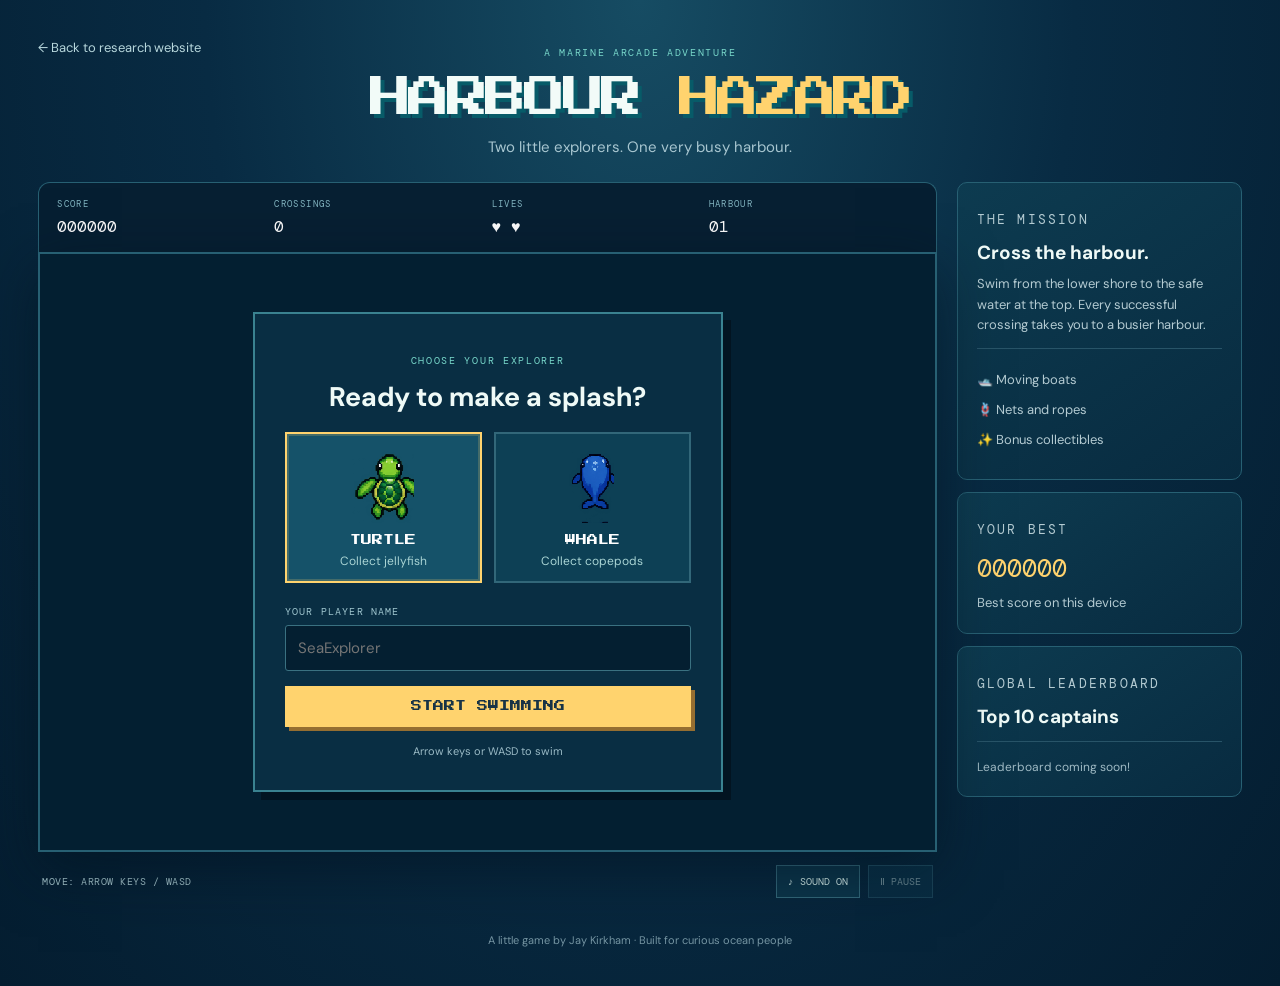
<file: game.html>
<!DOCTYPE html>
<html lang="en">
<head>
  <meta charset="UTF-8">
  <meta name="viewport" content="width=device-width, initial-scale=1.0">
  <meta name="theme-color" content="#082b43">

  <title>Harbour Hazard | Jay Kirkham</title>

  <link rel="stylesheet" href="game.css">
</head>

<body>

  <main class="game-page">

    <header class="game-header">

      <a href="index.html" class="back-link">
        ← Back to research website
      </a>

      <p class="eyebrow">A MARINE ARCADE ADVENTURE</p>

      <h1>HARBOUR <span>HAZARD</span></h1>

      <p class="subtitle">
        Two little explorers. One very busy harbour.
      </p>

    </header>


    <section class="game-layout">

      <div class="game-main">

        <div class="game-hud">

          <div class="hud-item">
            <span>SCORE</span>
            <strong id="score">000000</strong>
          </div>

          <div class="hud-item">
            <span>CROSSINGS</span>
            <strong id="crossings">0</strong>
          </div>

          <div class="hud-item">
            <span>LIVES</span>
            <strong id="lives">♥ ♥</strong>
          </div>

          <div class="hud-item">
            <span>HARBOUR</span>
            <strong id="harbour">01</strong>
          </div>

        </div>


        <div class="game-frame">

          <canvas
            id="game"
            width="960"
            height="640"
            aria-label="Harbour Hazard game area">
          </canvas>


          <div class="game-overlay" id="startOverlay">

            <div class="overlay-card">

              <p class="eyebrow">CHOOSE YOUR EXPLORER</p>

              <h2>Ready to make a splash?</h2>

              <div class="character-options">

                <button
                  class="character-option selected"
                  data-character="turtle">

                  <img
                    src="images/harbour-hazard/turtle_front_1.png"
                    alt="Pixel art sea turtle">

                  <strong>TURTLE</strong>
                  <small>Collect jellyfish</small>

                </button>


                <button
                  class="character-option"
                  data-character="whale">

                  <img
                    src="images/harbour-hazard/whale_front_1.png"
                    alt="Pixel art whale">

                  <strong>WHALE</strong>
                  <small>Collect copepods</small>

                </button>

              </div>


              <label for="playerName">YOUR PLAYER NAME</label>

              <input
                id="playerName"
                type="text"
                maxlength="15"
                placeholder="SeaExplorer"
                autocomplete="nickname">

              <button id="startButton" class="start-button">
                START SWIMMING
              </button>

              <p class="instruction">
                Arrow keys or WASD to swim
              </p>

            </div>

          </div>


          <div class="game-overlay hidden" id="endOverlay">

            <div class="overlay-card">

              <p class="eyebrow">END OF RUN</p>

              <h2 id="endTitle">The harbour got you!</h2>

              <p id="endSummary"></p>

              <button id="againButton" class="start-button">
                TRY AGAIN
              </button>

            </div>

          </div>

        </div>


        <div class="game-controls">

          <span>
            MOVE: ARROW KEYS / WASD
          </span>

          <div>
            <button id="soundButton">♪ SOUND ON</button>
            <button id="pauseButton" disabled>Ⅱ PAUSE</button>
          </div>

        </div>

      </div>


      <aside class="game-sidebar">

        <section class="sidebar-card">

          <p class="eyebrow">THE MISSION</p>

          <h2>Cross the harbour.</h2>

          <p>
            Swim from the lower shore to the safe water at the top.
            Every successful crossing takes you to a busier harbour.
          </p>

          <div class="legend">
            <p>🛥️ Moving boats</p>
            <p>🪢 Nets and ropes</p>
            <p>✨ Bonus collectibles</p>
          </div>

        </section>


        <section class="sidebar-card">

          <p class="eyebrow">YOUR BEST</p>

          <strong id="bestScore">000000</strong>

          <p>Best score on this device</p>

        </section>


        <section class="sidebar-card">

          <p class="eyebrow">GLOBAL LEADERBOARD</p>

          <h2>Top 10 captains</h2>

          <div id="leaderboard">
            <p>Leaderboard coming soon!</p>
          </div>

        </section>

      </aside>

    </section>


    <footer class="game-footer">
      A little game by Jay Kirkham · Built for curious ocean people
    </footer>

  </main>


  <script src="game.js"></script>

</body>
</html>
</file>
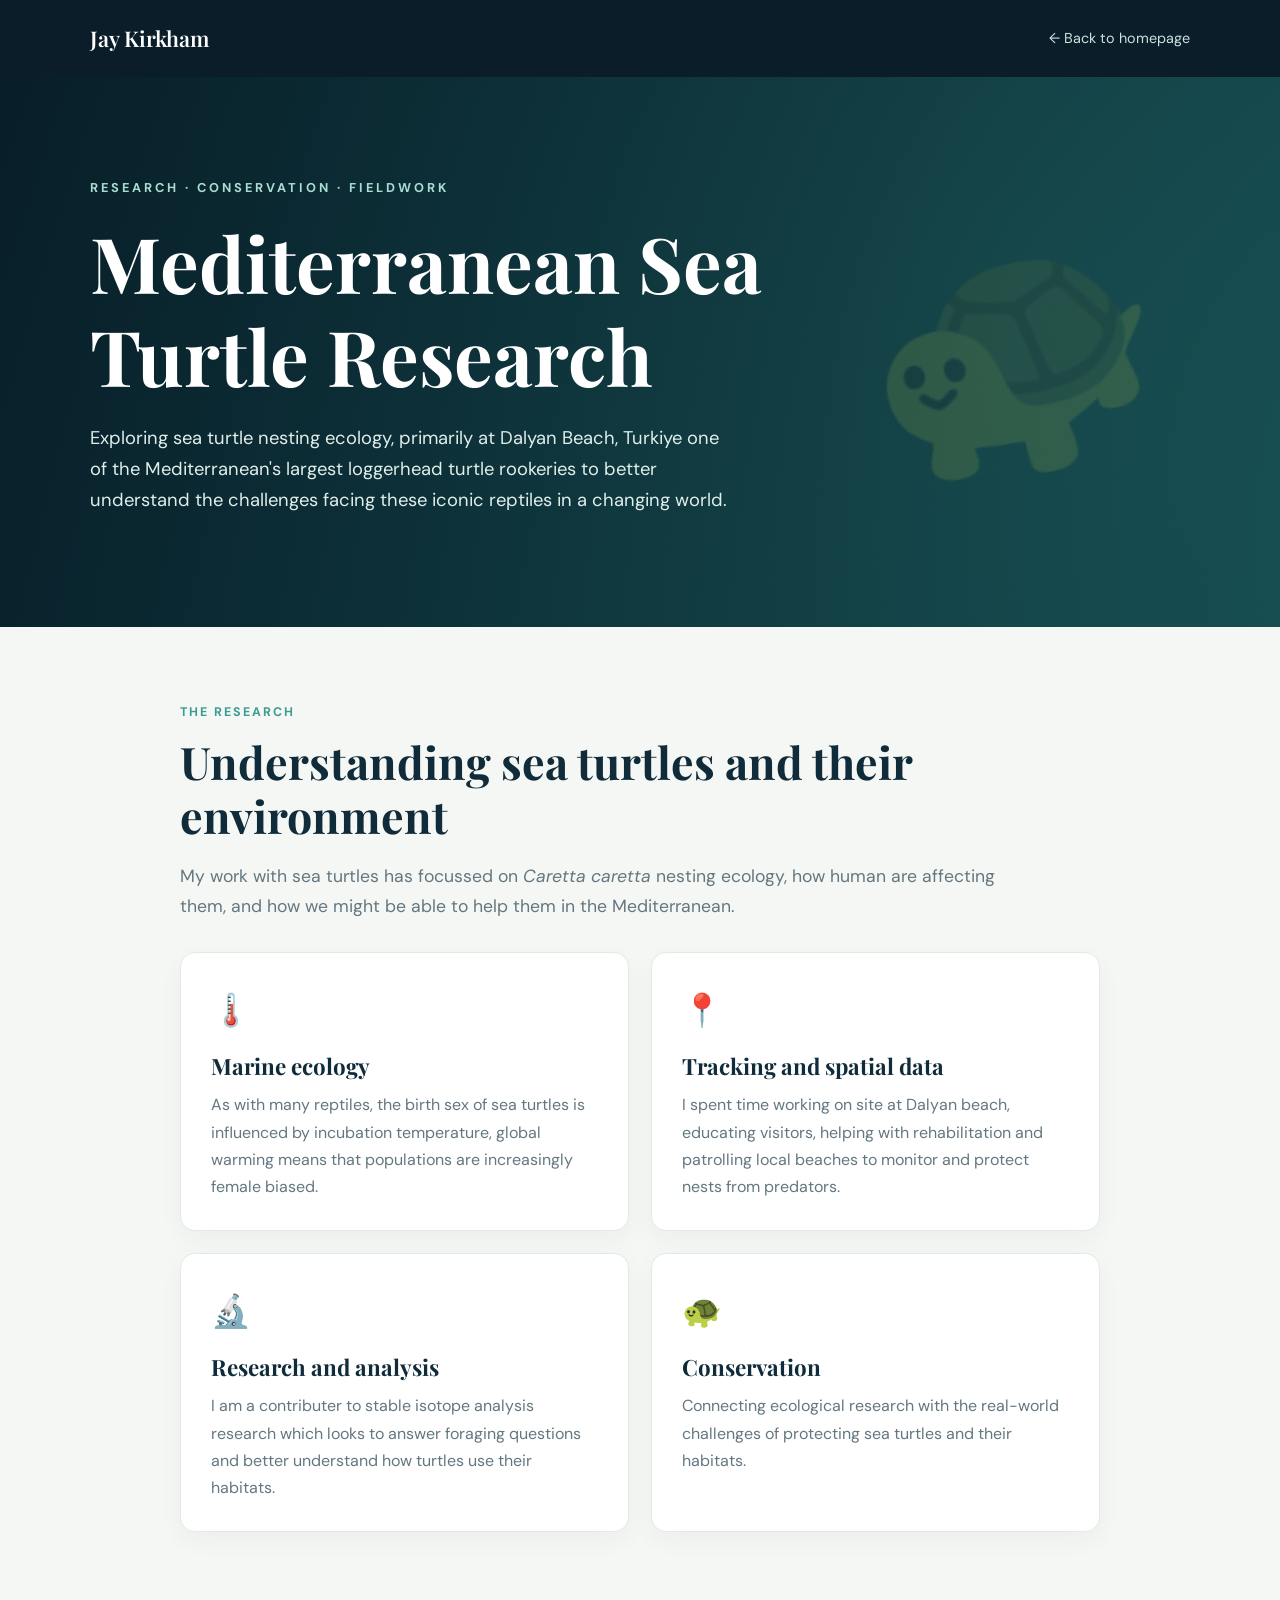
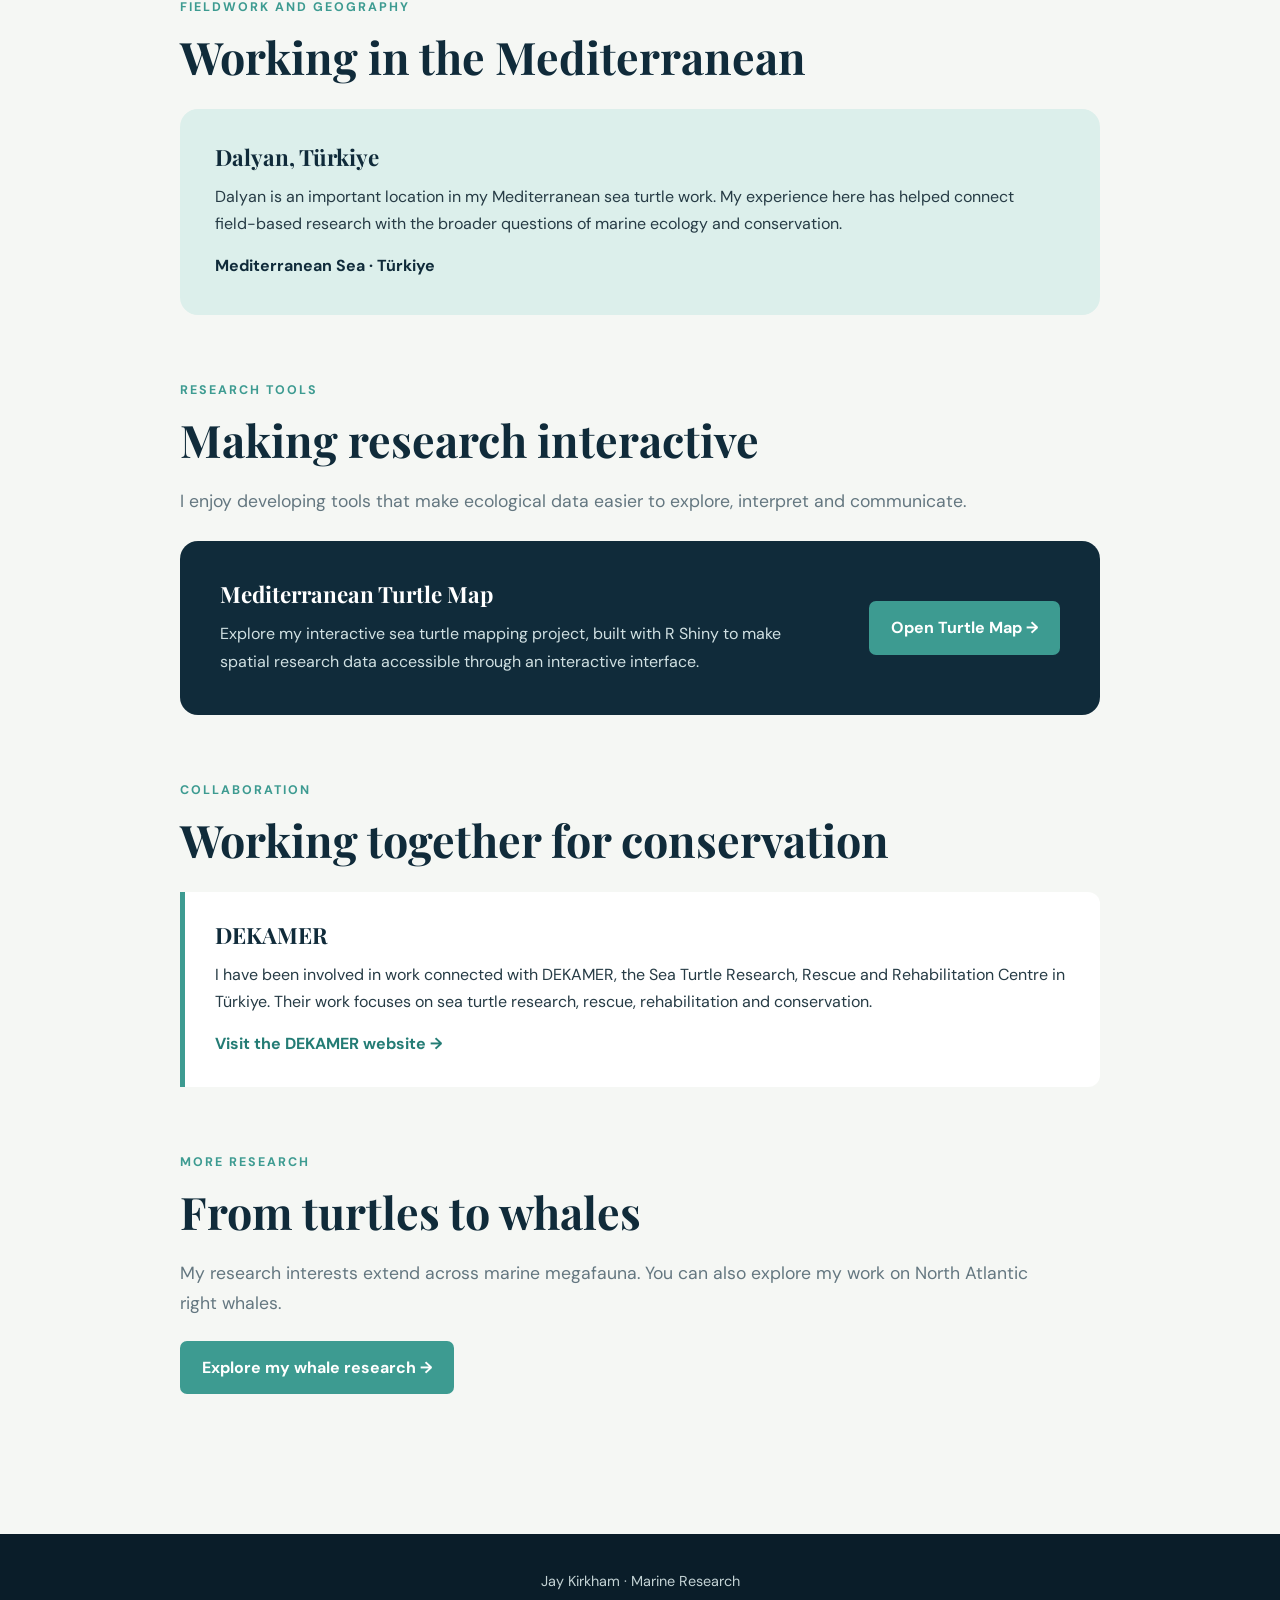
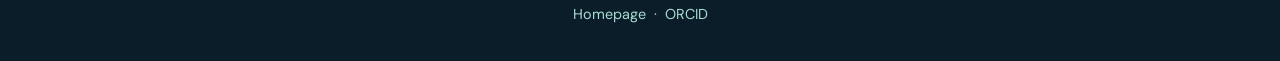
<file: turtles.html>
<!DOCTYPE html>
<html lang="en">
<head>
  <meta charset="UTF-8">
  <meta name="viewport" content="width=device-width, initial-scale=1.0">
  <title>Sea Turtle Research | Jay Kirkham</title>

  <link rel="preconnect" href="https://fonts.googleapis.com">
  <link rel="preconnect" href="https://fonts.gstatic.com" crossorigin>
  <link href="https://fonts.googleapis.com/css2?family=DM+Sans:wght@400;500;600;700&family=Playfair+Display:wght@500;600;700&display=swap" rel="stylesheet">

  <style>
    :root {
      --navy: #102b3a;
      --deep: #0a1d29;
      --teal: #3d9b91;
      --light-teal: #dcefeb;
      --cream: #f5f7f4;
      --text: #263b45;
      --muted: #647780;
      --white: #ffffff;
    }

    * {
      box-sizing: border-box;
      margin: 0;
      padding: 0;
    }

    body {
      background: var(--cream);
      color: var(--text);
      font-family: 'DM Sans', sans-serif;
      line-height: 1.7;
    }

    a {
      color: inherit;
    }

    .navbar {
      background: var(--deep);
      color: white;
      padding: 20px 7%;
      display: flex;
      justify-content: space-between;
      align-items: center;
      gap: 20px;
    }

    .brand {
      font-family: 'Playfair Display', serif;
      font-size: 1.35rem;
      font-weight: 600;
      text-decoration: none;
    }

    .back-link {
      color: #c6e4df;
      text-decoration: none;
      font-size: 0.9rem;
    }

    .back-link:hover {
      color: white;
    }

    .hero {
      background:
        linear-gradient(110deg, rgba(7, 29, 39, 0.94), rgba(17, 72, 77, 0.83)),
        radial-gradient(circle at 80% 40%, #438f83, #102b3a);
      color: white;
      padding: 100px 7% 110px;
      position: relative;
      overflow: hidden;
    }

    .hero::after {
      content: "🐢";
      position: absolute;
      right: 9%;
      top: 50%;
      transform: translateY(-50%) rotate(-12deg);
      font-size: clamp(120px, 19vw, 250px);
      opacity: 0.16;
      pointer-events: none;
    }

    .hero-content {
      max-width: 780px;
      position: relative;
      z-index: 1;
    }

    .eyebrow {
      color: #a9dcd2;
      text-transform: uppercase;
      letter-spacing: 3px;
      font-size: 0.8rem;
      font-weight: 700;
      margin-bottom: 18px;
    }

    h1, h2, h3 {
      font-family: 'Playfair Display', serif;
      line-height: 1.2;
    }

    h1 {
      font-size: clamp(2.7rem, 6vw, 4.8rem);
      margin-bottom: 22px;
    }

    .hero p {
      color: #e0eeeb;
      font-size: 1.15rem;
      max-width: 650px;
    }

    .content {
      max-width: 1100px;
      margin: auto;
      padding: 75px 7%;
    }

    .section {
      margin-bottom: 65px;
    }

    .section-label {
      color: var(--teal);
      text-transform: uppercase;
      font-size: 0.78rem;
      letter-spacing: 2px;
      font-weight: 700;
      margin-bottom: 12px;
    }

    h2 {
      color: var(--navy);
      font-size: clamp(2rem, 4vw, 2.8rem);
      margin-bottom: 20px;
    }

    h3 {
      color: var(--navy);
      font-size: 1.4rem;
      margin-bottom: 12px;
    }

    .intro {
      font-size: 1.1rem;
      color: var(--muted);
      max-width: 850px;
    }

    .cards {
      display: grid;
      grid-template-columns: repeat(2, minmax(0, 1fr));
      gap: 22px;
      margin-top: 30px;
    }

    .card {
      background: white;
      border-radius: 15px;
      padding: 30px;
      border: 1px solid #e2eae6;
      box-shadow: 0 8px 25px rgba(16, 43, 58, 0.045);
    }

    .card-icon {
      font-size: 2rem;
      margin-bottom: 15px;
    }

    .card p {
      color: var(--muted);
    }

    .location-panel {
      background: var(--light-teal);
      border-radius: 18px;
      padding: 35px;
      margin-top: 25px;
    }

    .location-panel p {
      max-width: 800px;
    }

    .location-name {
      color: var(--navy);
      font-weight: 700;
      margin-top: 15px;
    }

    .app-panel {
      background: var(--navy);
      color: white;
      border-radius: 18px;
      padding: 40px;
      display: flex;
      justify-content: space-between;
      align-items: center;
      gap: 30px;
      margin-top: 25px;
    }

    .app-panel h3 {
      color: white;
    }

    .app-panel p {
      color: #d0e0e2;
      max-width: 600px;
    }

    .button {
      display: inline-block;
      background: var(--teal);
      color: white;
      text-decoration: none;
      padding: 13px 22px;
      border-radius: 7px;
      font-weight: 700;
      white-space: nowrap;
      transition: background 0.2s, transform 0.2s;
    }

    .button:hover {
      background: #307e76;
      transform: translateY(-2px);
    }

    .collaboration {
      background: white;
      border-left: 5px solid var(--teal);
      padding: 30px;
      border-radius: 0 12px 12px 0;
      margin-top: 25px;
    }

    .collaboration a {
      color: #247c75;
      font-weight: 700;
      text-decoration: none;
    }

    .collaboration a:hover {
      text-decoration: underline;
    }

    footer {
      background: var(--deep);
      color: #c4d3d5;
      padding: 35px 7%;
      text-align: center;
      font-size: 0.9rem;
    }

    footer a {
      color: #a9dcd2;
      text-decoration: none;
    }

    @media (max-width: 700px) {
      .navbar {
        align-items: flex-start;
        flex-direction: column;
      }

      .hero {
        padding: 75px 7%;
      }

      .hero::after {
        right: 2%;
        top: 75%;
        font-size: 130px;
      }

      .cards {
        grid-template-columns: 1fr;
      }

      .app-panel {
        align-items: flex-start;
        flex-direction: column;
        padding: 30px;
      }

      .content {
        padding-top: 55px;
      }
    }
  </style>
</head>

<body>

  <nav class="navbar">
    <a class="brand" href="index.html">Jay Kirkham</a>
    <a class="back-link" href="index.html">← Back to homepage</a>
  </nav>

  <header class="hero">
    <div class="hero-content">
      <div class="eyebrow">Research · Conservation · Fieldwork</div>
      <h1>Mediterranean Sea Turtle Research</h1>
      <p>
        Exploring sea turtle nesting ecology, primarily at Dalyan Beach, Turkiye
        one of the Mediterranean's largest loggerhead turtle rookeries
        to better understand the challenges facing these iconic reptiles in a changing world.
      </p>
    </div>
  </header>

  <main class="content">

    <section class="section">
      <div class="section-label">The research</div>
      <h2>Understanding sea turtles and their environment</h2>
      <p class="intro">
        My work with sea turtles has focussed on <em>Caretta caretta</em>
        nesting ecology, how human are affecting them, and how we might 
        be able to help them in the Mediterranean. 
      </p>

      <div class="cards">
        <article class="card">
          <div class="card-icon">🌡️</div>
          <h3>Marine ecology</h3>
          <p>
            As with many reptiles, the birth sex of sea turtles is influenced by incubation temperature, 
            global warming means that populations are increasingly female biased.
          </p>
        </article>

        <article class="card">
          <div class="card-icon">📍</div>
          <h3>Tracking and spatial data</h3>
          <p>
            I spent time working on site at Dalyan beach, educating visitors, 
            helping with rehabilitation and patrolling local beaches to monitor 
            and protect nests from predators.
          </p>
        </article>

        <article class="card">
          <div class="card-icon">🔬</div>
          <h3>Research and analysis</h3>
          <p>
            I am a contributer to stable isotope analysis research which looks to 
            answer foraging questions and better understand how turtles use their habitats.
          </p>
        </article>

        <article class="card">
          <div class="card-icon">🐢</div>
          <h3>Conservation</h3>
          <p>
            Connecting ecological research with the real-world
            challenges of protecting sea turtles and their habitats.
          </p>
        </article>
      </div>
    </section>

    <section class="section">
      <div class="section-label">Fieldwork and geography</div>
      <h2>Working in the Mediterranean</h2>

      <div class="location-panel">
        <h3>Dalyan, Türkiye</h3>
        <p>
          Dalyan is an important location in my Mediterranean sea
          turtle work. My experience here has helped connect
          field-based research with the broader questions of
          marine ecology and conservation.
        </p>
        <div class="location-name">Mediterranean Sea · Türkiye</div>
      </div>
    </section>

    <section class="section">
      <div class="section-label">Research tools</div>
      <h2>Making research interactive</h2>
      <p class="intro">
        I enjoy developing tools that make ecological data easier
        to explore, interpret and communicate.
      </p>

      <div class="app-panel">
        <div>
          <h3>Mediterranean Turtle Map</h3>
          <p>
            Explore my interactive sea turtle mapping project,
            built with R Shiny to make spatial research data
            accessible through an interactive interface.
          </p>
        </div>
        <a class="button"
           href="https://0uq6q4-jay-kirkham.shinyapps.io/Med_Turtle_Map/"
           target="_blank"
           rel="noopener noreferrer">
          Open Turtle Map →
        </a>
      </div>
    </section>

    <section class="section">
      <div class="section-label">Collaboration</div>
      <h2>Working together for conservation</h2>

      <div class="collaboration">
        <h3>DEKAMER</h3>
        <p>
          I have been involved in work connected with DEKAMER,
          the Sea Turtle Research, Rescue and Rehabilitation Centre
          in Türkiye. Their work focuses on sea turtle research,
          rescue, rehabilitation and conservation.
        </p>
        <p style="margin-top: 15px;">
          <a href="https://dekamer.org.tr/index-eng.html"
             target="_blank"
             rel="noopener noreferrer">
            Visit the DEKAMER website →
          </a>
        </p>
      </div>
    </section>

    <section class="section">
      <div class="section-label">More research</div>
      <h2>From turtles to whales</h2>
      <p class="intro">
        My research interests extend across marine megafauna.
        You can also explore my work on North Atlantic right whales.
      </p>
      <p style="margin-top: 22px;">
        <a class="button" href="whales.html">Explore my whale research →</a>
      </p>
    </section>

  </main>

  <footer>
    <p>Jay Kirkham · Marine Research</p>
    <p style="margin-top: 8px;">
      <a href="index.html">Homepage</a>
      &nbsp;·&nbsp;
      <a href="https://orcid.org/0000-0002-2782-526X"
         target="_blank"
         rel="noopener noreferrer">ORCID</a>
    </p>
  </footer>

</body>
</html>
</file>
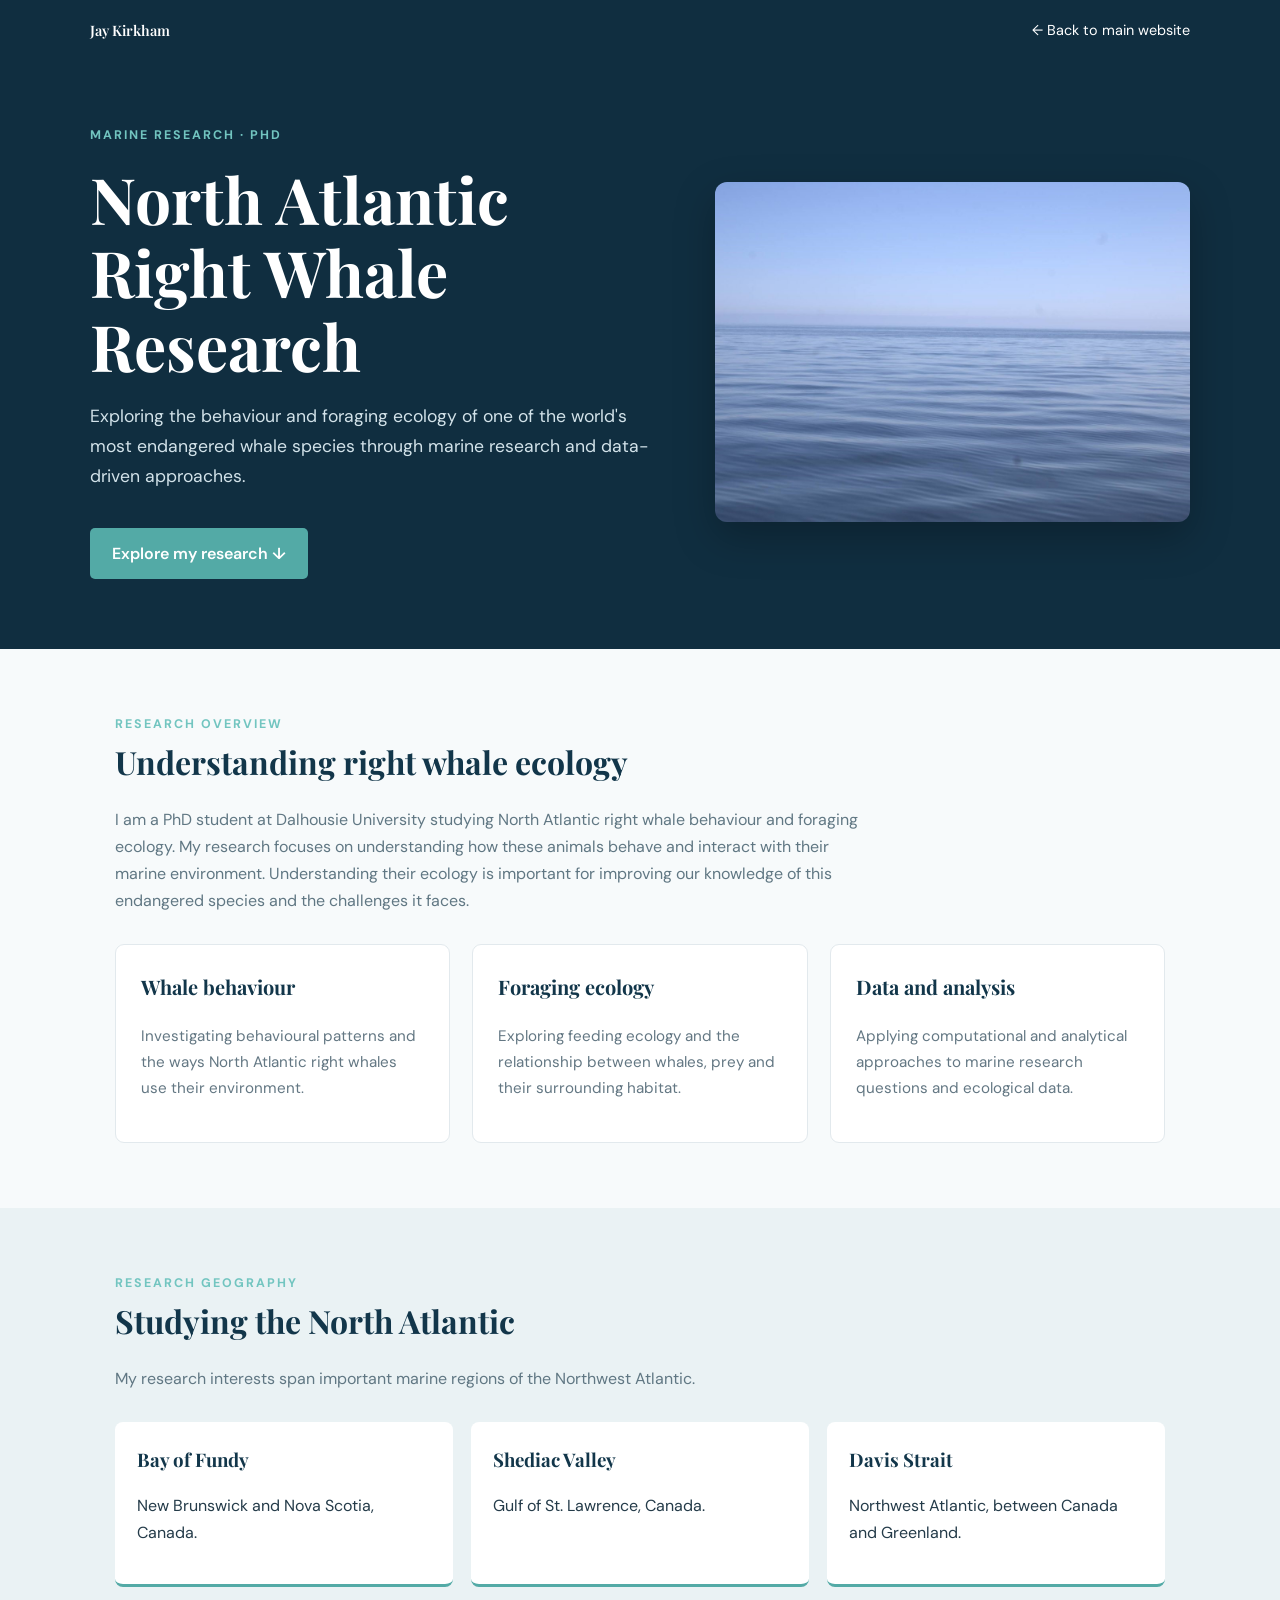
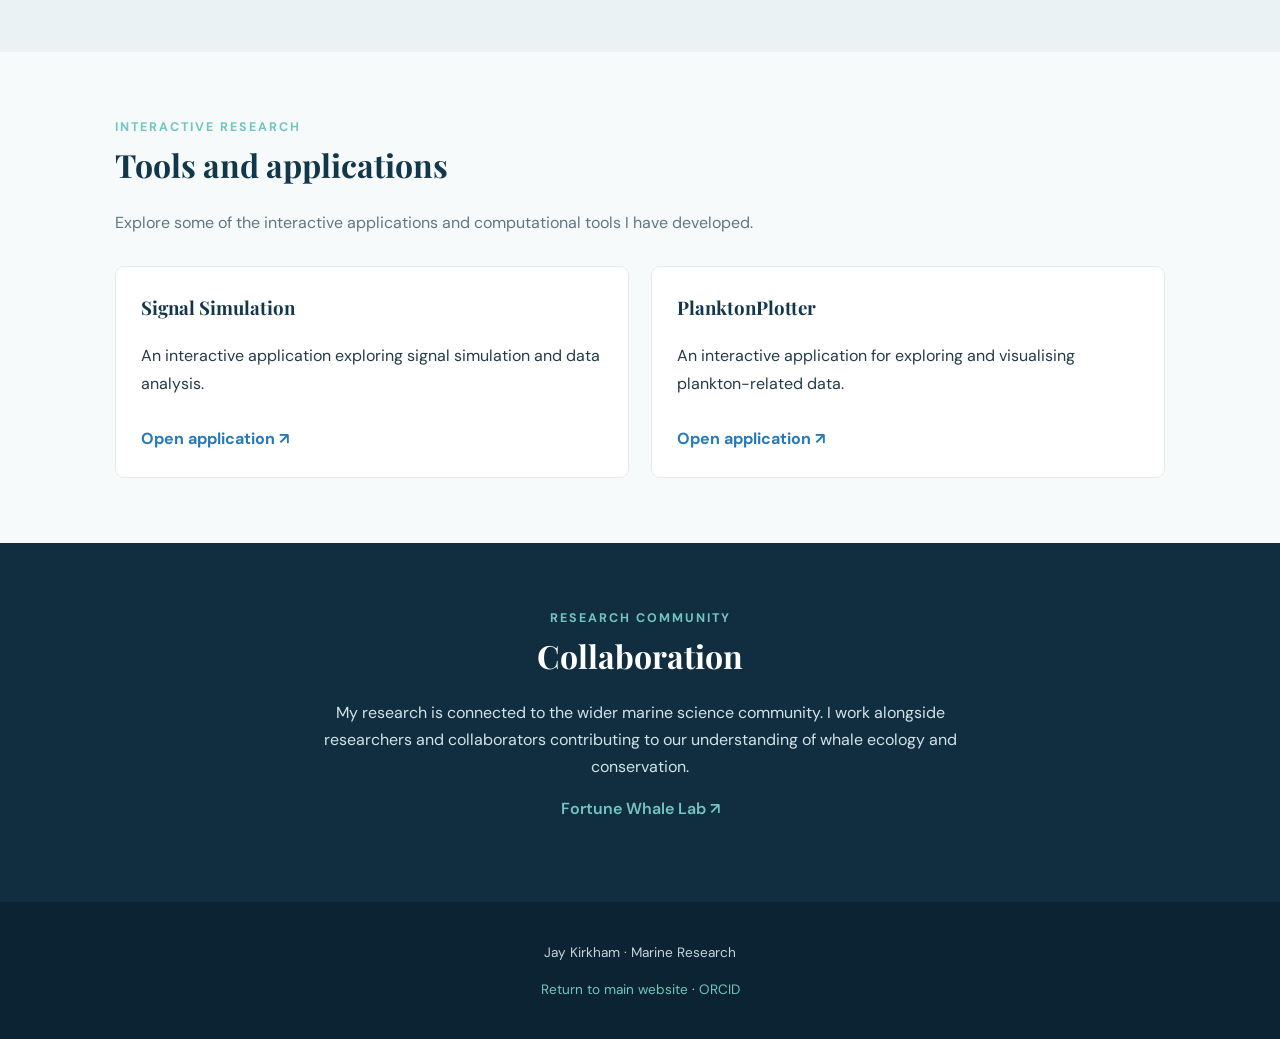
<file: whales.html>
<!DOCTYPE html>
<html lang="en">
<head>
  <meta charset="UTF-8">
  <meta name="viewport" content="width=device-width, initial-scale=1.0">

  <title>Whale Research | Jay Kirkham</title>

  <meta name="description" content="Jay Kirkham's research on North Atlantic right whale behaviour and foraging ecology.">

  <link rel="preconnect" href="https://fonts.googleapis.com">
  <link rel="preconnect" href="https://fonts.gstatic.com" crossorigin>
  <link href="https://fonts.googleapis.com/css2?family=Playfair+Display:wght@400;500;600;700&family=DM+Sans:wght@400;500;600;700&display=swap" rel="stylesheet">

  <style>
    * {
      box-sizing: border-box;
    }

    body {
      margin: 0;
      font-family: 'DM Sans', sans-serif;
      color: #243b49;
      background: #f7fafb;
      line-height: 1.7;
    }

    a {
      color: #2879b9;
      text-decoration: none;
    }

    a:hover {
      text-decoration: underline;
    }

    .navbar {
      background: #102e40;
      color: white;
      padding: 18px 7%;
      display: flex;
      justify-content: space-between;
      align-items: center;
      flex-wrap: wrap;
      gap: 12px;
    }

    .navbar a {
      color: white;
      font-size: 0.9rem;
    }

    .brand {
      font-family: 'Playfair Display', serif;
      font-size: 1.2rem;
      font-weight: 600;
    }

    .hero {
      background: #102e40;
      color: white;
      padding: 65px 7% 70px;
    }

    .hero-inner {
      max-width: 1150px;
      margin: auto;
      display: grid;
      grid-template-columns: 1.1fr 0.9fr;
      gap: 45px;
      align-items: center;
    }

    .eyebrow {
      color: #72c5c0;
      text-transform: uppercase;
      letter-spacing: 2px;
      font-size: 0.78rem;
      font-weight: 700;
    }

    h1, h2, h3 {
      font-family: 'Playfair Display', serif;
    }

    h1 {
      font-size: clamp(2.5rem, 5vw, 4.2rem);
      line-height: 1.15;
      margin: 15px 0 20px;
    }

    .hero p {
      color: #d2e2e9;
      font-size: 1.1rem;
      max-width: 600px;
    }

    .hero-image {
      width: 100%;
      height: 340px;
      object-fit: cover;
      border-radius: 12px;
      box-shadow: 0 15px 40px rgba(0,0,0,0.25);
    }

    .button {
      display: inline-block;
      background: #53aaa6;
      color: white;
      padding: 12px 22px;
      border-radius: 5px;
      margin-top: 18px;
      font-weight: 600;
    }

    .button:hover {
      background: #398e8b;
      text-decoration: none;
    }

    .section {
      max-width: 1100px;
      margin: auto;
      padding: 65px 25px;
    }

    .section h2 {
      color: #12364a;
      font-size: 2rem;
      margin: 0 0 15px;
    }

    .section-intro {
      max-width: 750px;
      color: #607783;
      margin-bottom: 30px;
    }

    .focus-grid {
      display: grid;
      grid-template-columns: repeat(3, 1fr);
      gap: 22px;
      margin-top: 30px;
    }

    .focus-card {
      background: white;
      border: 1px solid #e2e9ed;
      border-radius: 9px;
      padding: 25px;
    }

    .focus-card h3 {
      color: #12364a;
      font-size: 1.25rem;
      margin-top: 0;
    }

    .focus-card p {
      color: #637783;
      font-size: 0.95rem;
    }

    .locations {
      background: #eaf2f4;
    }

    .location-grid {
      display: grid;
      grid-template-columns: repeat(3, 1fr);
      gap: 18px;
      margin-top: 25px;
    }

    .location-card {
      background: white;
      padding: 22px;
      border-radius: 8px;
      border-bottom: 3px solid #53aaa6;
    }

    .location-card h3 {
      color: #12364a;
      margin: 0 0 8px;
    }

    .tools-grid {
      display: grid;
      grid-template-columns: repeat(2, 1fr);
      gap: 22px;
      margin-top: 30px;
    }

    .tool-card {
      background: white;
      border: 1px solid #e2e9ed;
      border-radius: 9px;
      padding: 25px;
    }

    .tool-card h3 {
      color: #12364a;
      margin-top: 0;
    }

    .tool-card a {
      display: inline-block;
      margin-top: 12px;
      font-weight: 700;
    }

    .collaboration {
      background: #102e40;
      color: white;
      text-align: center;
    }

    .collaboration h2 {
      color: white;
    }

    .collaboration p {
      color: #d2e2e9;
      max-width: 700px;
      margin: 15px auto;
    }

    .collaboration a {
      color: #72c5c0;
      font-weight: 600;
    }

    footer {
      background: #0b2332;
      color: #c5d4db;
      text-align: center;
      padding: 25px;
      font-size: 0.85rem;
    }

    footer a {
      color: #72c5c0;
    }

    @media (max-width: 750px) {
      .hero-inner {
        grid-template-columns: 1fr;
      }

      .hero-image {
        height: 260px;
      }

      .focus-grid,
      .location-grid,
      .tools-grid {
        grid-template-columns: 1fr;
      }

      .navbar {
        padding: 16px 5%;
      }
    }
  </style>
</head>

<body>

  <nav class="navbar">
    <a class="brand" href="index.html">Jay Kirkham</a>
    <a href="index.html">← Back to main website</a>
  </nav>

  <header class="hero">
    <div class="hero-inner">

      <div>
        <div class="eyebrow">Marine Research · PhD</div>

        <h1>North Atlantic Right Whale Research</h1>

        <p>
          Exploring the behaviour and foraging ecology of one of
          the world's most endangered whale species through
          marine research and data-driven approaches.
        </p>

        <a href="#research" class="button">
          Explore my research ↓
        </a>
      </div>

      <img
        class="hero-image"
        src="images/hero-whale.jpg"
        alt="North Atlantic right whale"
      >

    </div>
  </header>

  <main>

    <section class="section" id="research">

      <div class="eyebrow">Research overview</div>
      <h2>Understanding right whale ecology</h2>

      <p class="section-intro">
        I am a PhD student at Dalhousie University studying
        North Atlantic right whale behaviour and foraging ecology.

        My research focuses on understanding how these animals
        behave and interact with their marine environment.
        Understanding their ecology is important for improving
        our knowledge of this endangered species and the
        challenges it faces.
      </p>

      <div class="focus-grid">

        <article class="focus-card">
          <h3>Whale behaviour</h3>
          <p>
            Investigating behavioural patterns and the ways
            North Atlantic right whales use their environment.
          </p>
        </article>

        <article class="focus-card">
          <h3>Foraging ecology</h3>
          <p>
            Exploring feeding ecology and the relationship
            between whales, prey and their surrounding habitat.
          </p>
        </article>

        <article class="focus-card">
          <h3>Data and analysis</h3>
          <p>
            Applying computational and analytical approaches
            to marine research questions and ecological data.
          </p>
        </article>

      </div>
    </section>

    <section class="locations">
      <div class="section">

        <div class="eyebrow">Research geography</div>
        <h2>Studying the North Atlantic</h2>

        <p class="section-intro">
          My research interests span important marine regions
          of the Northwest Atlantic.
        </p>

        <div class="location-grid">

          <article class="location-card">
            <h3>Bay of Fundy</h3>
            <p>New Brunswick and Nova Scotia, Canada.</p>
          </article>

          <article class="location-card">
            <h3>Shediac Valley</h3>
            <p>Gulf of St. Lawrence, Canada.</p>
          </article>

          <article class="location-card">
            <h3>Davis Strait</h3>
            <p>Northwest Atlantic, between Canada and Greenland.</p>
          </article>

        </div>

      </div>
    </section>

    <section class="section">

      <div class="eyebrow">Interactive research</div>
      <h2>Tools and applications</h2>

      <p class="section-intro">
        Explore some of the interactive applications and
        computational tools I have developed.
      </p>

      <div class="tools-grid">

        <article class="tool-card">
          <h3>Signal Simulation</h3>
          <p>
            An interactive application exploring signal
            simulation and data analysis.
          </p>
          <a
            href="https://0uq6q4-jay-kirkham.shinyapps.io/Signal_Simulation_1/"
            target="_blank"
            rel="noopener noreferrer">
            Open application ↗
          </a>
        </article>

        <article class="tool-card">
          <h3>PlanktonPlotter</h3>
          <p>
            An interactive application for exploring and
            visualising plankton-related data.
          </p>
          <a
            href="https://0uq6q4-jay-kirkham.shinyapps.io/PlanktonPlotter/"
            target="_blank"
            rel="noopener noreferrer">
            Open application ↗
          </a>
        </article>

      </div>
    </section>

    <section class="collaboration">
      <div class="section">

        <div class="eyebrow">Research community</div>
        <h2>Collaboration</h2>

        <p>
          My research is connected to the wider marine
          science community. I work alongside researchers
          and collaborators contributing to our understanding
          of whale ecology and conservation.
        </p>

        <p>
          <a
            href="https://www.fortunewhalelab.com/"
            target="_blank"
            rel="noopener noreferrer">
            Fortune Whale Lab ↗
          </a>
        </p>

      </div>
    </section>

  </main>

  <footer>
    <p>Jay Kirkham · Marine Research</p>
    <p>
      <a href="index.html">Return to main website</a>
      ·
      <a href="https://orcid.org/0000-0002-2782-526X">
        ORCID
      </a>
    </p>
  </footer>

</body>
</html>
</file>
<file: game.css>
@import url('https://fonts.googleapis.com/css2?family=DM+Mono:wght@400;500&family=DM+Sans:wght@400;500;600;700;800&family=Press+Start+2P&display=swap');

:root {
  --navy: #082b43;
  --deep: #041d30;
  --ocean: #07516b;
  --teal: #21b6ad;
  --foam: #d9f5ed;
  --gold: #ffd36e;
  --muted: #9bbac5;
  --border: #276073;
}

* {
  box-sizing: border-box;
}

body {
  margin: 0;
  min-height: 100vh;
  background:
    radial-gradient(ellipse at 50% 0%, #164c63 0%, #082b43 48%, #041d30 100%);
  color: #effaf7;
  font-family: "DM Sans", sans-serif;
}

button,
input {
  font: inherit;
}

button {
  cursor: pointer;
}

.game-page {
  max-width: 1400px;
  margin: auto;
  padding: 24px clamp(14px, 3vw, 42px) 34px;
}

/* HEADER */

.game-header {
  position: relative;
  text-align: center;
  padding: 12px 0 25px;
}

.back-link {
  position: absolute;
  left: 0;
  top: 15px;
  color: #b7d7dc;
  text-decoration: none;
  font-size: 13px;
}

.back-link:hover {
  color: white;
}

.eyebrow {
  font: 10px "DM Mono", monospace;
  letter-spacing: .17em;
  color: #78d7ca;
}

.game-header h1 {
  font: clamp(22px, 4vw, 42px) "Press Start 2P", monospace;
  letter-spacing: -.08em;
  margin: 18px 0;
  color: #f2fbf8;
  text-shadow: 4px 4px 0 #075b68;
}

.game-header h1 span {
  color: var(--gold);
}

.subtitle {
  color: #a8c6d0;
  font-size: 15px;
  margin: 0;
}

/* MAIN LAYOUT */

.game-layout {
  display: grid;
  grid-template-columns: minmax(0, 1fr) 285px;
  gap: 20px;
  align-items: start;
}

.game-main {
  min-width: 0;
}

/* SCORE BAR */

.game-hud {
  display: grid;
  grid-template-columns: repeat(4, 1fr);
  gap: 8px;
  background: #061f32;
  border: 1px solid var(--border);
  border-bottom: 0;
  border-radius: 12px 12px 0 0;
  padding: 15px 18px;
}

.hud-item {
  display: flex;
  flex-direction: column;
  gap: 6px;
}

.hud-item span {
  font: 9px "DM Mono", monospace;
  letter-spacing: .15em;
  color: #82b5c1;
}

.hud-item strong {
  font: 16px "DM Mono", monospace;
  color: white;
}

/* GAME WINDOW */

.game-frame {
  position: relative;
  overflow: hidden;
  border: 2px solid var(--border);
  background: #063b59;
  box-shadow: 0 18px 55px #00101d88;
}

#game {
  display: block;
  width: 100%;
  height: auto;
  image-rendering: pixelated;
  touch-action: none;
}

/* OVERLAYS */

.game-overlay {
  position: absolute;
  inset: 0;
  display: grid;
  place-items: center;
  background: #031b2bdc;
  padding: 16px;
}

.game-overlay.hidden {
  display: none;
}

.overlay-card {
  width: min(470px, 100%);
  background: #092e43;
  border: 2px solid #3a8290;
  box-shadow: 8px 8px 0 #021421;
  padding: clamp(18px, 4vw, 30px);
  text-align: center;
}

.overlay-card h2 {
  font-size: clamp(20px, 3vw, 27px);
  margin: 12px 0 18px;
}

/* CHARACTER SELECTOR */

.character-options {
  display: grid;
  grid-template-columns: 1fr 1fr;
  gap: 12px;
  margin: 15px 0 22px;
}

.character-option {
  border: 2px solid #326779;
  background: #0d4055;
  color: white;
  padding: 12px 8px;
  display: flex;
  align-items: center;
  flex-direction: column;
  gap: 7px;
  transition: .15s ease;
}

.character-option:hover {
  background: #155269;
  transform: translateY(-2px);
}

.character-option.selected {
  border-color: var(--gold);
  background: #155269;
  box-shadow: inset 0 0 0 2px #ffd36e33;
}

.character-option img {
  width: 82px;
  height: 82px;
  object-fit: contain;
  image-rendering: pixelated;
}

.character-option strong {
  font: 11px "Press Start 2P", monospace;
}

.character-option small {
  color: #a9d4d4;
  font-size: 12px;
}

/* PLAYER NAME */

.overlay-card label {
  display: block;
  text-align: left;
  font: 10px "DM Mono", monospace;
  letter-spacing: .12em;
  color: #9fc5ce;
  margin-bottom: 7px;
}

.overlay-card input {
  width: 100%;
  background: #041f31;
  border: 1px solid #3a7181;
  color: white;
  padding: 12px;
  font-size: 15px;
  outline: none;
  border-radius: 3px;
}

.overlay-card input:focus {
  border-color: var(--gold);
}

/* BUTTONS */

.start-button {
  width: 100%;
  margin-top: 15px;
  background: var(--gold);
  border: 0;
  color: #183346;
  padding: 15px 12px;
  font: 11px "Press Start 2P", monospace;
  box-shadow: 4px 4px 0 #956e31;
  transition: .12s ease;
}

.start-button:hover {
  transform: translate(-1px, -1px);
  box-shadow: 5px 5px 0 #956e31;
}

.start-button:active {
  transform: translate(2px, 2px);
  box-shadow: 2px 2px 0 #956e31;
}

.instruction {
  font-size: 11px;
  line-height: 1.5;
  color: #9abac5;
  margin: 16px 0 0;
}

/* GAME CONTROLS */

.game-controls {
  display: flex;
  justify-content: space-between;
  align-items: center;
  gap: 12px;
  padding: 13px 4px;
  color: #a9c9d0;
  font: 10px "DM Mono", monospace;
  letter-spacing: .05em;
}

.game-controls > div {
  display: flex;
  gap: 8px;
}

.game-controls button {
  background: #0b354a;
  border: 1px solid #326779;
  color: #d6efeb;
  padding: 9px 11px;
  font: 10px "DM Mono", monospace;
}

.game-controls button:hover:not(:disabled) {
  background: #155269;
}

.game-controls button:disabled {
  opacity: .4;
  cursor: default;
}

/* SIDEBAR */

.game-sidebar {
  display: grid;
  gap: 12px;
}

.sidebar-card {
  background: linear-gradient(145deg, #0d3b50, #082b40);
  border: 1px solid var(--border);
  padding: 19px;
  border-radius: 10px;
}

.sidebar-card h2 {
  font-size: 19px;
  margin: 9px 0;
}

.sidebar-card p {
  font-size: 13px;
  line-height: 1.6;
  color: #b4cbd2;
  margin: 8px 0 0;
}

.legend {
  padding-top: 12px;
  margin-top: 12px;
  border-top: 1px solid #285468;
}

.legend p {
  margin: 9px 0;
}

#bestScore {
  display: block;
  font: 25px "DM Mono", monospace;
  color: var(--gold);
  margin-top: 12px;
}

#leaderboard {
  border-top: 1px solid #285468;
  margin-top: 12px;
  padding-top: 8px;
}

#leaderboard p {
  font-size: 12px;
  color: #9fbac4;
}

.game-footer {
  text-align: center;
  padding: 22px 0 5px;
  font-size: 11px;
  color: #7595a3;
}

/* TABLET */

@media (max-width: 900px) {
  .game-layout {
    grid-template-columns: 1fr;
  }

  .game-sidebar {
    grid-template-columns: repeat(2, minmax(0, 1fr));
  }

  .game-footer {
    grid-column: 1 / -1;
  }
}

/* MOBILE */

@media (max-width: 600px) {
  .game-page {
    padding: 12px 10px 24px;
  }

  .game-header {
    padding-top: 42px;
  }

  .back-link {
    top: 8px;
  }

  .game-header h1 {
    font-size: 20px;
  }

  .game-hud {
    padding: 11px 9px;
    gap: 4px;
  }

  .hud-item span {
    font-size: 8px;
  }

  .hud-item strong {
    font-size: 13px;
  }

  .game-sidebar {
    grid-template-columns: 1fr;
  }

  .game-controls {
    align-items: flex-start;
    flex-direction: column;
  }

  .character-option img {
    width: 65px;
    height: 65px;
  }

  .overlay-card {
    padding: 16px;
  }
}
</file>
